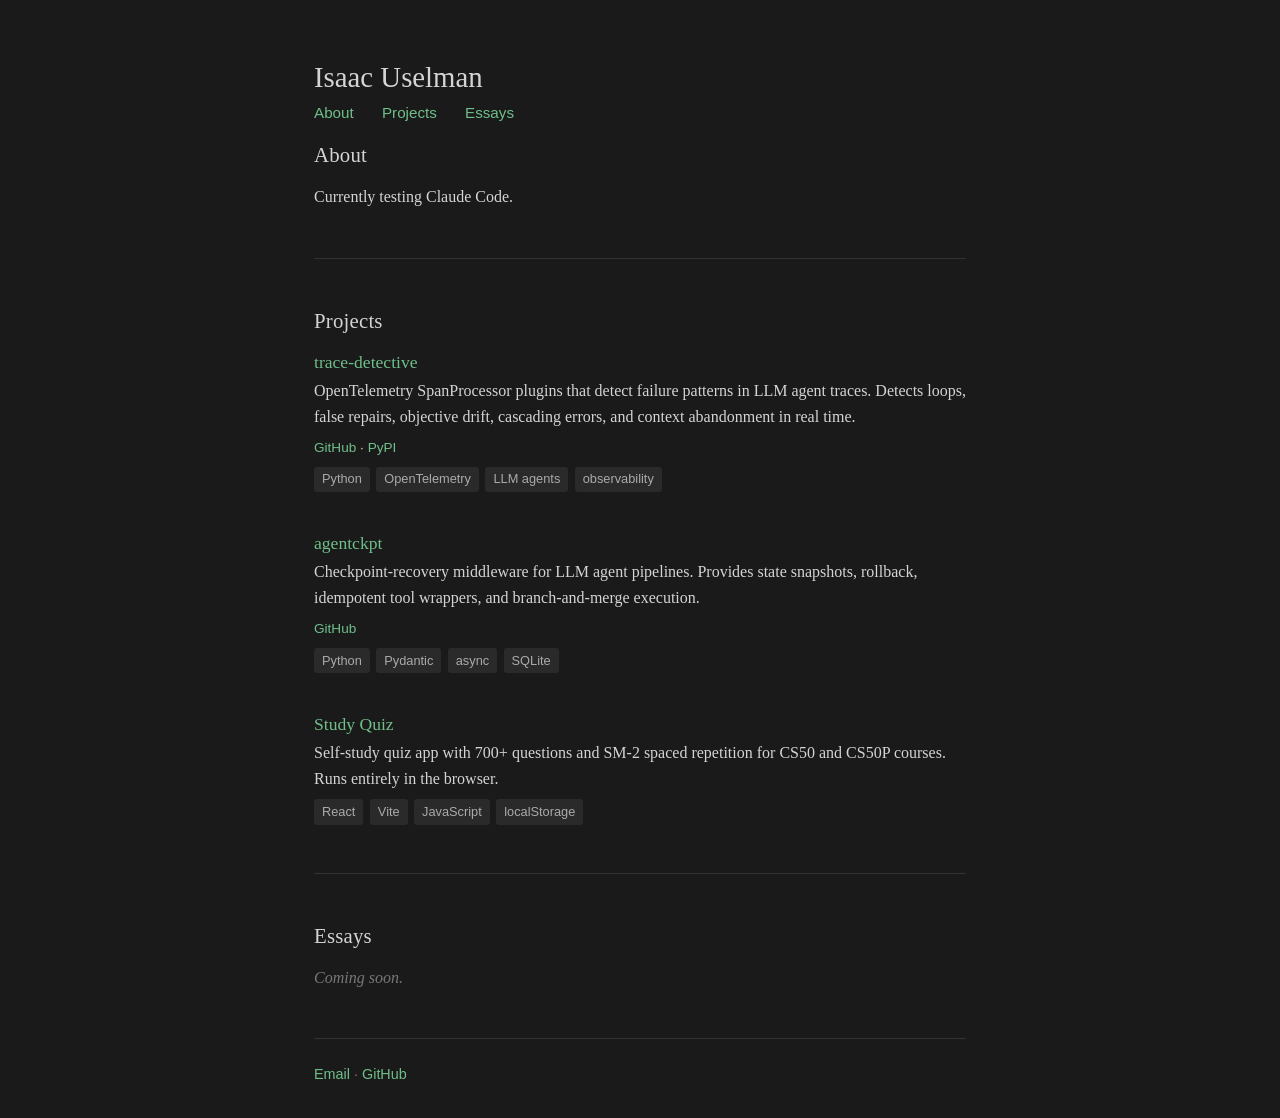
<file: index.html>
<!DOCTYPE html>
<html lang="en">
<head>
  <meta charset="UTF-8">
  <meta name="viewport" content="width=device-width, initial-scale=1.0">
  <title>Isaac Uselman</title>
  <meta name="description" content="Isaac Uselman's portfolio — projects and writing.">
  <link rel="stylesheet" href="style.css">
</head>
<body>

  <header>
    <h1><a href="/">Isaac Uselman</a></h1>
    <nav>
      <a href="#about">About</a>
      <a href="#projects">Projects</a>
      <a href="#essays">Essays</a>
    </nav>
  </header>

  <main>

    <section id="about">
      <h2>About</h2>
      <p>Currently testing Claude Code.</p>
    </section>

    <hr>

    <section id="projects">
      <h2>Projects</h2>

      <!-- To add a new project, copy an <article class="project"> block and fill in the title, URL, description, and tags. -->

      <article class="project">
        <h3><a href="https://github.com/isaacuselman/trace-detective">trace-detective</a></h3>
        <p>OpenTelemetry SpanProcessor plugins that detect failure patterns in LLM agent traces. Detects loops, false repairs, objective drift, cascading errors, and context abandonment in real time.</p>
        <p class="project-links"><a href="https://github.com/isaacuselman/trace-detective">GitHub</a> &middot; <a href="https://pypi.org/project/trace-detective/">PyPI</a></p>
        <ul class="tags">
          <li>Python</li>
          <li>OpenTelemetry</li>
          <li>LLM agents</li>
          <li>observability</li>
        </ul>
      </article>

      <article class="project">
        <h3><a href="/agentckpt/">agentckpt</a></h3>
        <p>Checkpoint-recovery middleware for LLM agent pipelines. Provides state snapshots, rollback, idempotent tool wrappers, and branch-and-merge execution.</p>
        <p class="project-links"><a href="https://github.com/isaacuselman/agentckpt">GitHub</a></p>
        <ul class="tags">
          <li>Python</li>
          <li>Pydantic</li>
          <li>async</li>
          <li>SQLite</li>
        </ul>
      </article>

      <article class="project">
        <h3><a href="https://github.com/isaacuselman/study-quiz">Study Quiz</a></h3>
        <p>Self-study quiz app with 700+ questions and SM-2 spaced repetition for CS50 and CS50P courses. Runs entirely in the browser.</p>
        <ul class="tags">
          <li>React</li>
          <li>Vite</li>
          <li>JavaScript</li>
          <li>localStorage</li>
        </ul>
      </article>

    </section>

    <hr>

    <section id="essays">
      <h2>Essays</h2>
      <p class="placeholder">Coming soon.</p>
    </section>

  </main>

  <footer>
    <p>
      <a href="mailto:your@email.com">Email</a> &middot;
      <a href="https://github.com/isaacuselman">GitHub</a>
    </p>
  </footer>

</body>
</html>
</file>
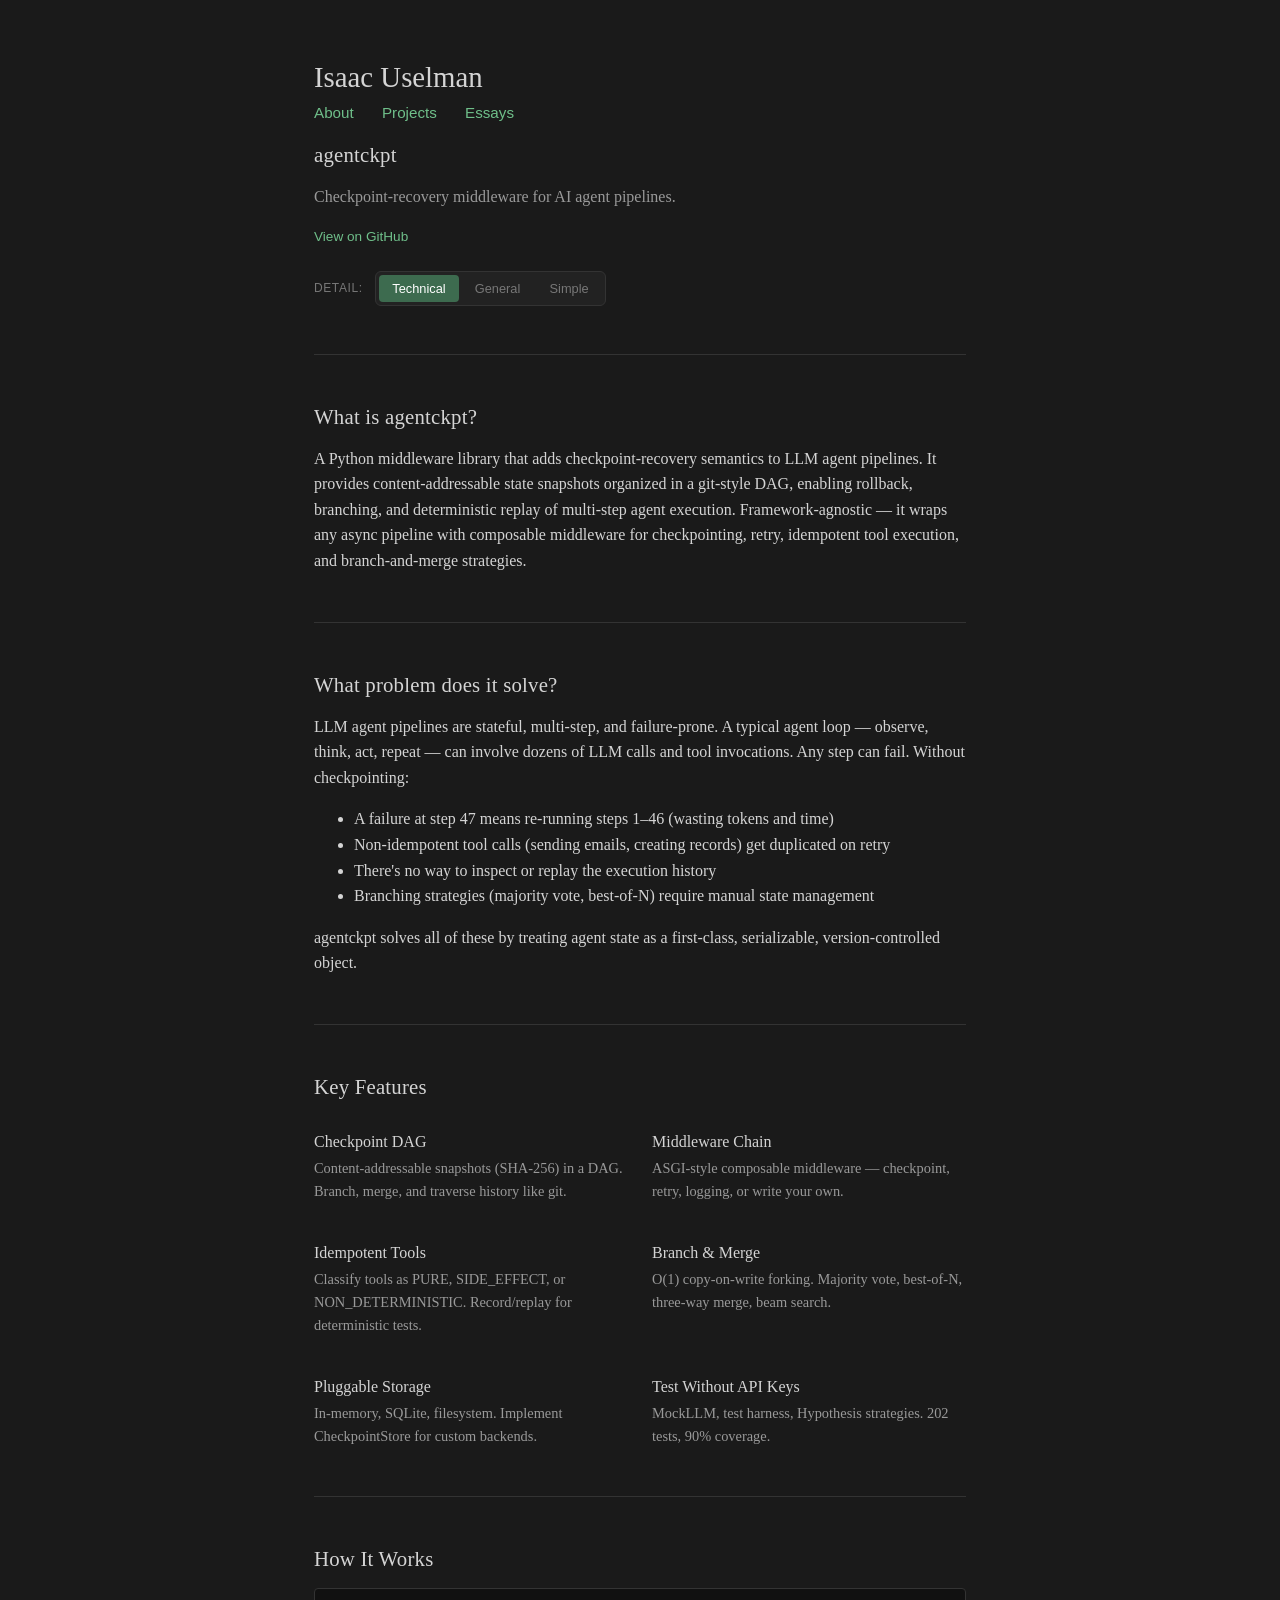
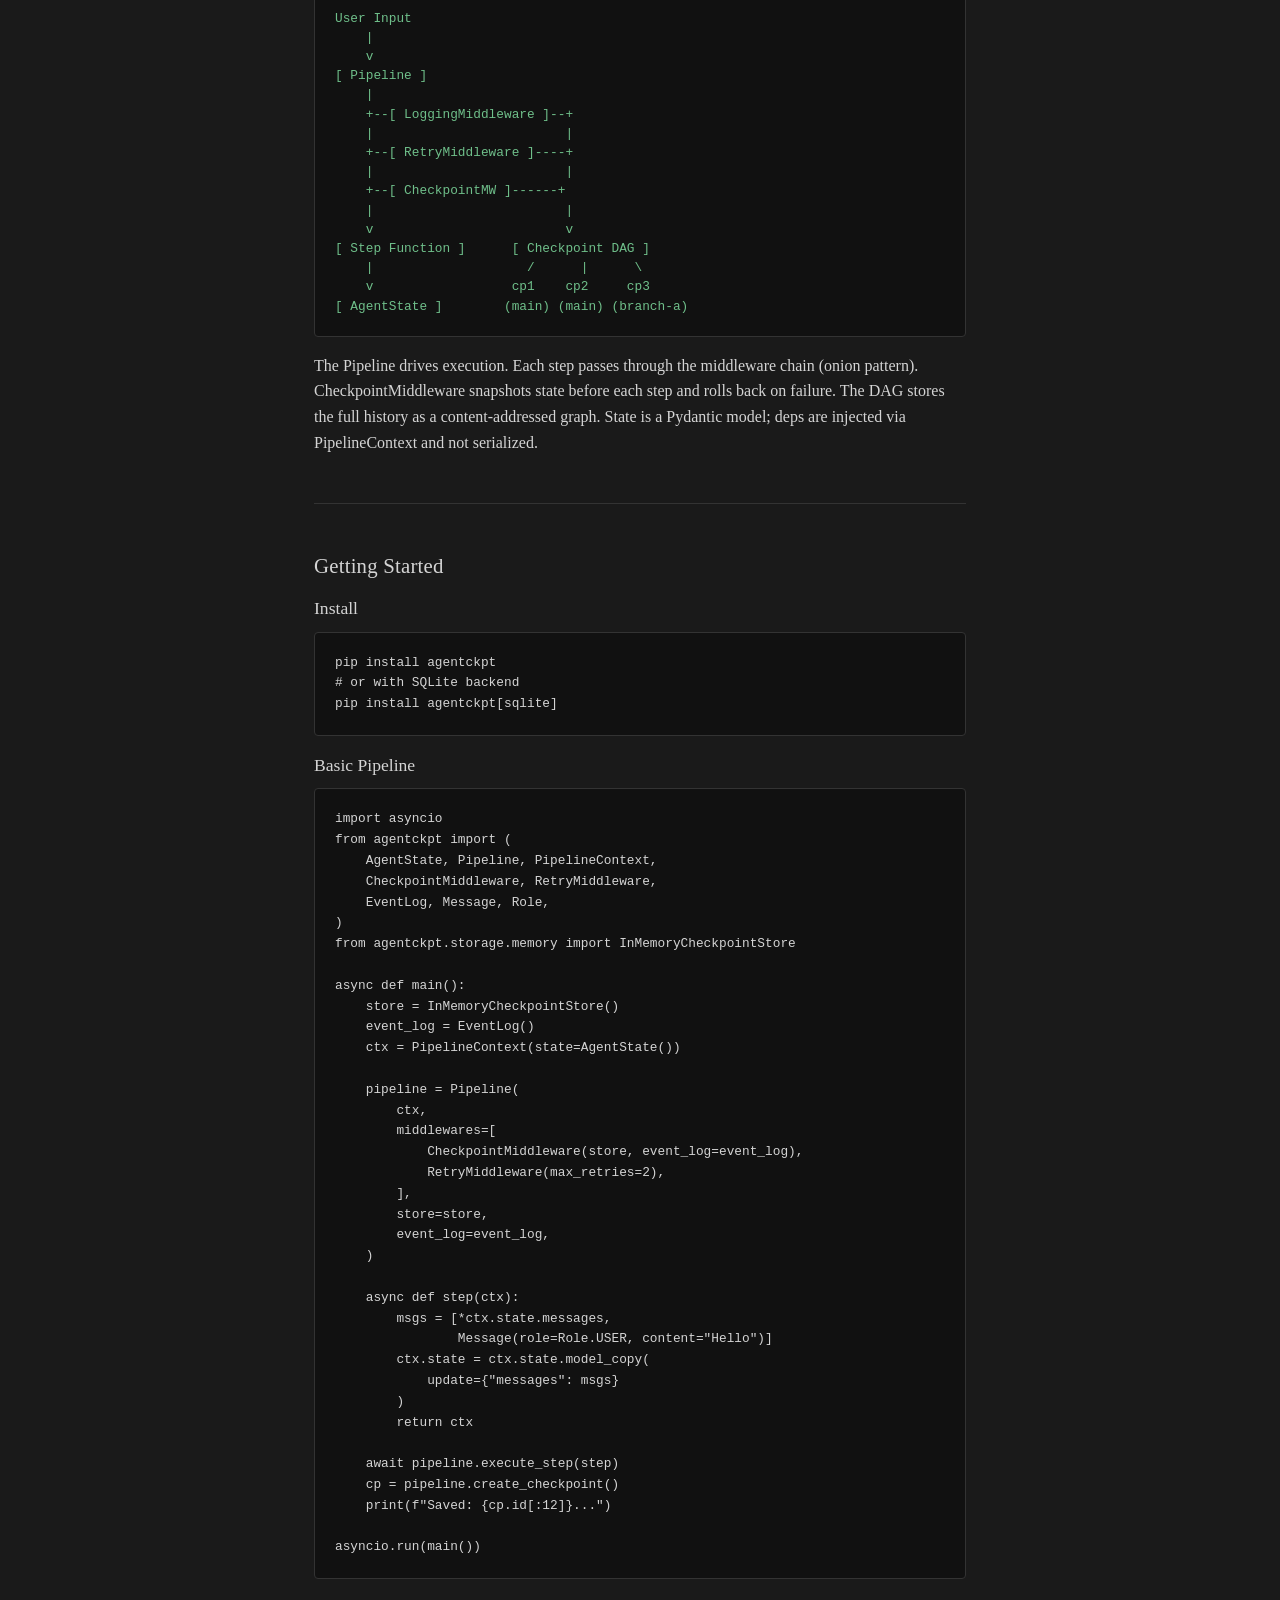
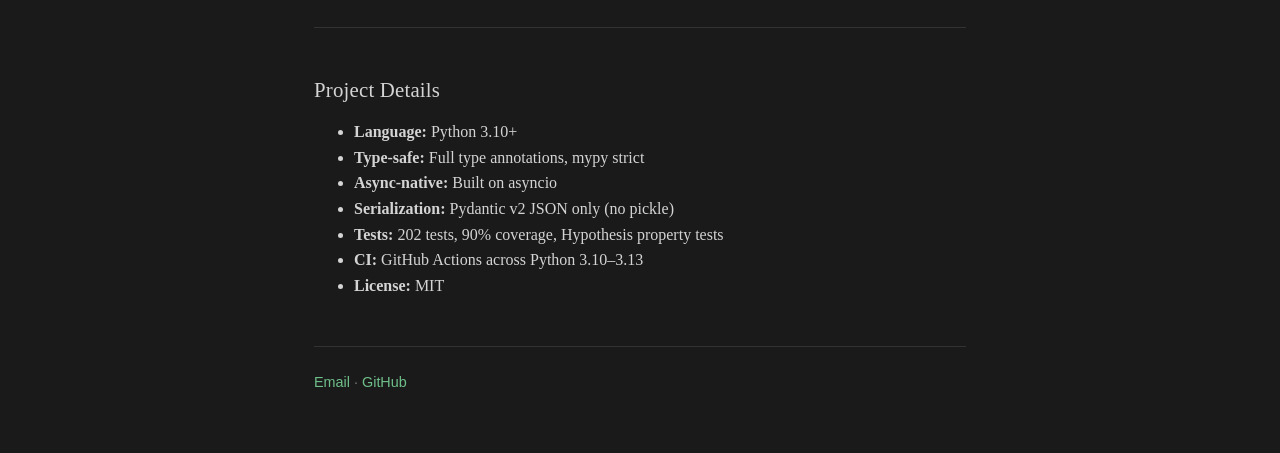
<file: agentckpt/index.html>
<!DOCTYPE html>
<html lang="en">
<head>
  <meta charset="UTF-8">
  <meta name="viewport" content="width=device-width, initial-scale=1.0">
  <title>agentckpt — Isaac Uselman</title>
  <meta name="description" content="Checkpoint-recovery middleware for AI agent pipelines.">
  <link rel="stylesheet" href="../style.css">
  <style>
    /* === Level Toggle === */
    .level-toggle {
      font-family: -apple-system, BlinkMacSystemFont, 'Segoe UI', Helvetica, Arial, sans-serif;
      font-size: 0.85rem;
      margin: 1.5rem 0;
      display: flex;
      align-items: center;
      gap: 0.75rem;
      flex-wrap: wrap;
    }

    .toggle-label {
      color: #777;
      text-transform: uppercase;
      letter-spacing: 0.05em;
      font-size: 0.75rem;
    }

    .toggle-group {
      display: flex;
      gap: 2px;
      background: #222;
      padding: 3px;
      border-radius: 6px;
      border: 1px solid #333;
    }

    .toggle-btn {
      font-family: inherit;
      font-size: 0.8rem;
      padding: 0.35rem 0.85rem;
      border: none;
      border-radius: 4px;
      background: transparent;
      color: #777;
      cursor: pointer;
    }

    .toggle-btn:hover {
      color: #d4d4d4;
    }

    .toggle-btn.active {
      background: #3d6b4f;
      color: #fff;
    }

    /* === Level Content === */
    .level-content {
      display: none;
    }

    .level-content.visible {
      display: block;
    }

    /* === Features List === */
    .features {
      display: grid;
      grid-template-columns: 1fr 1fr;
      gap: 1.5rem;
    }

    .feature h3 {
      font-size: 1rem;
      margin-bottom: 0.25rem;
    }

    .feature p {
      font-size: 0.9rem;
      color: #999;
      margin: 0;
    }

    /* === Diagrams & Code === */
    .diagram, pre.code {
      background: #111;
      border: 1px solid #333;
      border-radius: 4px;
      padding: 1.25rem;
      overflow-x: auto;
      margin: 0.75rem 0 1rem;
    }

    .diagram pre {
      font-family: 'SFMono-Regular', Consolas, 'Liberation Mono', Menlo, monospace;
      font-size: 0.8rem;
      color: #6fbf8a;
      line-height: 1.5;
      margin: 0;
    }

    pre.code code {
      font-family: 'SFMono-Regular', Consolas, 'Liberation Mono', Menlo, monospace;
      font-size: 0.8rem;
      color: #d4d4d4;
      line-height: 1.6;
    }

    /* === Subtitle === */
    .subtitle {
      color: #999;
      margin-top: 0.25rem;
      font-size: 1rem;
    }

    /* === Project Meta === */
    .project-meta {
      font-family: -apple-system, BlinkMacSystemFont, 'Segoe UI', Helvetica, Arial, sans-serif;
      font-size: 0.85rem;
      margin-top: 0.5rem;
    }

    @media (max-width: 600px) {
      .features {
        grid-template-columns: 1fr;
      }

      .toggle-group {
        width: 100%;
      }

      .toggle-btn {
        flex: 1;
        text-align: center;
      }
    }
  </style>
</head>
<body>

  <header>
    <h1><a href="/">Isaac Uselman</a></h1>
    <nav>
      <a href="/#about">About</a>
      <a href="/#projects">Projects</a>
      <a href="/#essays">Essays</a>
    </nav>
  </header>

  <main>

    <section>
      <h2>agentckpt</h2>
      <p class="subtitle">Checkpoint-recovery middleware for AI agent pipelines.</p>
      <p class="project-meta"><a href="https://github.com/isaacuselman/agentckpt">View on GitHub</a></p>

      <div class="level-toggle">
        <span class="toggle-label">Detail:</span>
        <div class="toggle-group">
          <button class="toggle-btn active" data-level="engineer">Technical</button>
          <button class="toggle-btn" data-level="highschool">General</button>
          <button class="toggle-btn" data-level="fifthgrade">Simple</button>
        </div>
      </div>
    </section>

    <hr>

    <!-- What is it -->
    <section>
      <h2>What is agentckpt?</h2>

      <div class="level-content" data-level="engineer">
        <p>
          A Python middleware library that adds checkpoint-recovery semantics to LLM agent
          pipelines. It provides content-addressable state snapshots organized in a git-style
          DAG, enabling rollback, branching, and deterministic replay of multi-step agent
          execution. Framework-agnostic &mdash; it wraps any async pipeline with composable
          middleware for checkpointing, retry, idempotent tool execution, and branch-and-merge
          strategies.
        </p>
      </div>

      <div class="level-content" data-level="highschool">
        <p>
          A Python library that gives AI assistants a "save game" feature. When an AI agent
          is working through a multi-step task, things can go wrong &mdash; the AI might make
          a mistake, an API call might fail, or the whole program might crash. Without
          agentckpt, you'd have to start over from scratch.
        </p>
        <p>
          With agentckpt, the AI's progress is saved at each step. If something breaks,
          it can roll back to the last good save point and try again. It can even explore
          multiple approaches at the same time and pick the best one.
        </p>
      </div>

      <div class="level-content" data-level="fifthgrade">
        <p>
          Imagine you're playing a really hard video game. You get to a tricky part, and
          you save your game &mdash; just in case. If you mess up, you load your save and
          try again without starting the whole game over.
        </p>
        <p>
          agentckpt does the same thing, but for AI helpers. When a computer's AI assistant
          is doing a big job with lots of steps, agentckpt saves its progress along the way.
          If something goes wrong, it can go back to the last save and keep going.
        </p>
      </div>
    </section>

    <hr>

    <!-- What problem does it solve -->
    <section>
      <h2>What problem does it solve?</h2>

      <div class="level-content" data-level="engineer">
        <p>
          LLM agent pipelines are stateful, multi-step, and failure-prone. A typical agent
          loop &mdash; observe, think, act, repeat &mdash; can involve dozens of LLM calls
          and tool invocations. Any step can fail. Without checkpointing:
        </p>
        <ul>
          <li>A failure at step 47 means re-running steps 1&ndash;46 (wasting tokens and time)</li>
          <li>Non-idempotent tool calls (sending emails, creating records) get duplicated on retry</li>
          <li>There's no way to inspect or replay the execution history</li>
          <li>Branching strategies (majority vote, best-of-N) require manual state management</li>
        </ul>
        <p>
          agentckpt solves all of these by treating agent state as a first-class, serializable,
          version-controlled object.
        </p>
      </div>

      <div class="level-content" data-level="highschool">
        <p>
          AI agents work through tasks step by step &mdash; browsing the web, calling APIs,
          writing code, checking results. That could be 10, 20, or 50 steps.
        </p>
        <p>Things break all the time:</p>
        <ul>
          <li>The internet connection drops mid-task</li>
          <li>An API goes down temporarily</li>
          <li>The AI makes a mistake and goes down the wrong path</li>
          <li>The whole program crashes</li>
        </ul>
        <p>
          Without save points, the AI starts completely over. That wastes time and money.
          Worse &mdash; if the AI already sent an email before the crash, it might send it
          again on retry. agentckpt prevents all of this.
        </p>
      </div>

      <div class="level-content" data-level="fifthgrade">
        <p>
          Think about writing a really long book report. You've been working for an hour,
          and suddenly your computer shuts off. If you didn't save, you lost everything!
        </p>
        <p>
          AI helpers have the same problem. They work on big jobs step by step, and if
          something goes wrong in the middle, they lose all their work. agentckpt makes
          sure the AI saves its work, can go back if something breaks, and never
          accidentally does the same thing twice.
        </p>
      </div>
    </section>

    <hr>

    <!-- Key Features -->
    <section>
      <h2>Key Features</h2>

      <div class="level-content" data-level="engineer">
        <div class="features">
          <div class="feature">
            <h3>Checkpoint DAG</h3>
            <p>Content-addressable snapshots (SHA-256) in a DAG. Branch, merge, and traverse history like git.</p>
          </div>
          <div class="feature">
            <h3>Middleware Chain</h3>
            <p>ASGI-style composable middleware &mdash; checkpoint, retry, logging, or write your own.</p>
          </div>
          <div class="feature">
            <h3>Idempotent Tools</h3>
            <p>Classify tools as PURE, SIDE_EFFECT, or NON_DETERMINISTIC. Record/replay for deterministic tests.</p>
          </div>
          <div class="feature">
            <h3>Branch &amp; Merge</h3>
            <p>O(1) copy-on-write forking. Majority vote, best-of-N, three-way merge, beam search.</p>
          </div>
          <div class="feature">
            <h3>Pluggable Storage</h3>
            <p>In-memory, SQLite, filesystem. Implement CheckpointStore for custom backends.</p>
          </div>
          <div class="feature">
            <h3>Test Without API Keys</h3>
            <p>MockLLM, test harness, Hypothesis strategies. 202 tests, 90% coverage.</p>
          </div>
        </div>
      </div>

      <div class="level-content" data-level="highschool">
        <div class="features">
          <div class="feature">
            <h3>Save Points</h3>
            <p>State saved at each step. Roll back, branch off, or inspect what the AI was thinking.</p>
          </div>
          <div class="feature">
            <h3>Error Recovery</h3>
            <p>Failures automatically roll back and retry. Everything is logged.</p>
          </div>
          <div class="feature">
            <h3>Smart Tool Handling</h3>
            <p>Tools don't accidentally run twice. Searches cache; emails send exactly once.</p>
          </div>
          <div class="feature">
            <h3>Parallel Exploration</h3>
            <p>Fork into multiple copies, each trying a different approach. Best answer wins by vote.</p>
          </div>
          <div class="feature">
            <h3>Flexible Storage</h3>
            <p>Store in memory, SQLite, or files on disk. Add your own backend too.</p>
          </div>
          <div class="feature">
            <h3>Easy Testing</h3>
            <p>Fake AI and tools built in. Test without API calls or internet.</p>
          </div>
        </div>
      </div>

      <div class="level-content" data-level="fifthgrade">
        <div class="features">
          <div class="feature">
            <h3>Save Your Progress</h3>
            <p>Like saving in a video game. The AI saves after each step.</p>
          </div>
          <div class="feature">
            <h3>Undo Mistakes</h3>
            <p>Go back to the last save and try again. Like pressing undo.</p>
          </div>
          <div class="feature">
            <h3>No Double-Doing</h3>
            <p>The AI remembers what it already did and won't repeat it by accident.</p>
          </div>
          <div class="feature">
            <h3>Try Multiple Ideas</h3>
            <p>Split into copies, each trying something different. Pick the best answer.</p>
          </div>
          <div class="feature">
            <h3>Works Anywhere</h3>
            <p>Save files can live on your computer, in a database, or as regular files.</p>
          </div>
          <div class="feature">
            <h3>Practice Mode</h3>
            <p>Test everything with a pretend AI. No real AI needed.</p>
          </div>
        </div>
      </div>
    </section>

    <hr>

    <!-- How It Works -->
    <section>
      <h2>How It Works</h2>

      <div class="level-content" data-level="engineer">
        <div class="diagram">
          <pre>
User Input
    |
    v
[ Pipeline ]
    |
    +--[ LoggingMiddleware ]--+
    |                         |
    +--[ RetryMiddleware ]----+
    |                         |
    +--[ CheckpointMW ]------+
    |                         |
    v                         v
[ Step Function ]      [ Checkpoint DAG ]
    |                    /      |      \
    v                  cp1    cp2     cp3
[ AgentState ]        (main) (main) (branch-a)</pre>
        </div>
        <p>
          The Pipeline drives execution. Each step passes through the middleware chain
          (onion pattern). CheckpointMiddleware snapshots state before each step and rolls
          back on failure. The DAG stores the full history as a content-addressed graph.
          State is a Pydantic model; deps are injected via PipelineContext and not serialized.
        </p>
      </div>

      <div class="level-content" data-level="highschool">
        <div class="diagram">
          <pre>
You give the AI a task
        |
        v
   [ Pipeline ] -- the manager that runs everything
        |
        +-- Logs what's happening
        +-- Retries if something fails
        +-- Saves progress automatically
        |
        v
   AI does one step of work
        |
        v
   Progress saved as a checkpoint
        |
        v
   Repeat until done (or roll back if needed)</pre>
        </div>
        <p>
          Think of the Pipeline as a manager overseeing the AI's work. Before the AI
          does anything, the manager saves the current state. If the step succeeds,
          move on. If it fails, the manager loads the save and retries. Every step
          is logged.
        </p>
      </div>

      <div class="level-content" data-level="fifthgrade">
        <div class="diagram">
          <pre>
You ask the AI to do something
        |
        v
  The AI's helper saves the game
        |
        v
  The AI does one step of its job
        |
     Did it work?
    /          \
  Yes           No
   |             |
   v             v
 Save again   Load last save,
 Keep going    try again</pre>
        </div>
        <p>
          It's like having a helper standing next to you while you play a game.
          Before every tricky part, your helper saves for you. If you make it
          through, your helper saves again. If you fail, your helper loads the
          save so you can try again.
        </p>
      </div>
    </section>

    <hr>

    <!-- Getting Started -->
    <section>
      <h2>Getting Started</h2>

      <div class="level-content" data-level="engineer">
        <h3>Install</h3>
        <pre class="code"><code>pip install agentckpt
# or with SQLite backend
pip install agentckpt[sqlite]</code></pre>

        <h3>Basic Pipeline</h3>
        <pre class="code"><code>import asyncio
from agentckpt import (
    AgentState, Pipeline, PipelineContext,
    CheckpointMiddleware, RetryMiddleware,
    EventLog, Message, Role,
)
from agentckpt.storage.memory import InMemoryCheckpointStore

async def main():
    store = InMemoryCheckpointStore()
    event_log = EventLog()
    ctx = PipelineContext(state=AgentState())

    pipeline = Pipeline(
        ctx,
        middlewares=[
            CheckpointMiddleware(store, event_log=event_log),
            RetryMiddleware(max_retries=2),
        ],
        store=store,
        event_log=event_log,
    )

    async def step(ctx):
        msgs = [*ctx.state.messages,
                Message(role=Role.USER, content="Hello")]
        ctx.state = ctx.state.model_copy(
            update={"messages": msgs}
        )
        return ctx

    await pipeline.execute_step(step)
    cp = pipeline.create_checkpoint()
    print(f"Saved: {cp.id[:12]}...")

asyncio.run(main())</code></pre>
      </div>

      <div class="level-content" data-level="highschool">
        <h3>Install it</h3>
        <pre class="code"><code>pip install agentckpt</code></pre>
        <p>The basic flow is:</p>
        <ol>
          <li>Create a <strong>Pipeline</strong> to manage the AI's execution</li>
          <li>Add <strong>middleware</strong> for checkpointing, retries, and logging</li>
          <li>Define <strong>steps</strong> &mdash; functions that do one unit of work</li>
          <li>Run it &mdash; saving, error recovery, and logging happen automatically</li>
        </ol>
      </div>

      <div class="level-content" data-level="fifthgrade">
        <p>
          A programmer types a command to download agentckpt:
        </p>
        <pre class="code"><code>pip install agentckpt</code></pre>
        <p>
          Then they write code that tells the AI: "Here's your job. Do it step by step.
          I'll save your progress for you." The programmer doesn't have to write the
          saving code themselves &mdash; agentckpt handles it automatically.
        </p>
      </div>
    </section>

    <hr>

    <!-- Project Details -->
    <section>
      <h2>Project Details</h2>

      <div class="level-content" data-level="engineer">
        <ul>
          <li><strong>Language:</strong> Python 3.10+</li>
          <li><strong>Type-safe:</strong> Full type annotations, mypy strict</li>
          <li><strong>Async-native:</strong> Built on asyncio</li>
          <li><strong>Serialization:</strong> Pydantic v2 JSON only (no pickle)</li>
          <li><strong>Tests:</strong> 202 tests, 90% coverage, Hypothesis property tests</li>
          <li><strong>CI:</strong> GitHub Actions across Python 3.10&ndash;3.13</li>
          <li><strong>License:</strong> MIT</li>
        </ul>
      </div>

      <div class="level-content" data-level="highschool">
        <ul>
          <li><strong>Written in:</strong> Python</li>
          <li><strong>Works with:</strong> Python 3.10 and newer</li>
          <li><strong>Well-tested:</strong> 202 automated tests, no API keys needed</li>
          <li><strong>Auto-checked:</strong> Every change tested on 4 Python versions</li>
          <li><strong>Open source:</strong> MIT license</li>
        </ul>
      </div>

      <div class="level-content" data-level="fifthgrade">
        <ul>
          <li><strong>Made with:</strong> Python, one of the most popular coding languages</li>
          <li><strong>Tested a lot:</strong> Over 200 automatic tests</li>
          <li><strong>Free to use:</strong> Anyone can use it for their own projects</li>
        </ul>
      </div>
    </section>

  </main>

  <footer>
    <p>
      <a href="mailto:your@email.com">Email</a> &middot;
      <a href="https://github.com/isaacuselman">GitHub</a>
    </p>
  </footer>

<script>
(() => {
  const buttons = document.querySelectorAll(".toggle-btn");
  const allContent = document.querySelectorAll(".level-content");

  function setLevel(level) {
    buttons.forEach((btn) => {
      btn.classList.toggle("active", btn.dataset.level === level);
    });
    allContent.forEach((el) => {
      el.classList.toggle("visible", el.dataset.level === level);
    });
    try { localStorage.setItem("agentckpt-level", level); } catch {}
  }

  buttons.forEach((btn) => {
    btn.addEventListener("click", () => setLevel(btn.dataset.level));
  });

  let saved = null;
  try { saved = localStorage.getItem("agentckpt-level"); } catch {}
  setLevel(saved || "engineer");
})();
</script>
</body>
</html>
</file>
<file: style.css>
/* === Reset / Base === */

*, *::before, *::after {
  box-sizing: border-box;
}

body {
  font-family: Georgia, 'Times New Roman', Times, serif;
  color: #d4d4d4;
  background: #1a1a1a;
  line-height: 1.6;
  max-width: 700px;
  margin: 0 auto;
  padding: 0 1.5rem;
}

/* === Typography === */

h1, h2, h3 {
  font-weight: normal;
  line-height: 1.3;
}

h1 {
  font-size: 1.8rem;
  margin-bottom: 0;
}

h2 {
  font-size: 1.3rem;
  margin-top: 0;
  margin-bottom: 1rem;
  letter-spacing: 0.01em;
}

h3 {
  font-size: 1.1rem;
  margin-bottom: 0.25rem;
}

a {
  color: #6fbf8a;
  text-decoration: none;
}

a:hover {
  text-decoration: underline;
}

/* === Header / Nav === */

header {
  padding: 2.5rem 0 1rem;
}

h1 a {
  color: #d4d4d4;
}

h1 a:hover {
  text-decoration: none;
}

nav {
  font-family: -apple-system, BlinkMacSystemFont, 'Segoe UI', Helvetica, Arial, sans-serif;
  font-size: 0.95rem;
  margin-top: 0.25rem;
}

nav a {
  margin-right: 1.5rem;
}

/* === Sections === */

hr {
  border: none;
  border-top: 1px solid #333;
  margin: 3rem 0;
}

section {
  scroll-margin-top: 1rem;
}

/* === Projects / Essays === */

.project {
  margin-bottom: 2.5rem;
}

.project:last-child {
  margin-bottom: 0;
}

.project p {
  margin: 0.25rem 0 0.5rem;
}

.tags {
  list-style: none;
  padding: 0;
  margin: 0;
  display: flex;
  flex-wrap: wrap;
  gap: 0.4rem;
}

.tags li {
  font-family: -apple-system, BlinkMacSystemFont, 'Segoe UI', Helvetica, Arial, sans-serif;
  font-size: 0.8rem;
  color: #aaa;
  background: #2a2a2a;
  padding: 0.15rem 0.5rem;
  border-radius: 3px;
}

.project-links {
  font-family: -apple-system, BlinkMacSystemFont, 'Segoe UI', Helvetica, Arial, sans-serif;
  font-size: 0.85rem;
  margin: 0.25rem 0 0.5rem;
}

.placeholder {
  color: #777;
  font-style: italic;
}

/* === Footer === */

footer {
  border-top: 1px solid #333;
  margin-top: 3rem;
  padding: 1.5rem 0 2rem;
  font-family: -apple-system, BlinkMacSystemFont, 'Segoe UI', Helvetica, Arial, sans-serif;
  font-size: 0.9rem;
  color: #777;
}

footer p {
  margin: 0;
}

/* === Responsive === */

@media (max-width: 600px) {
  body {
    padding: 0 1rem;
  }

  h1 {
    font-size: 1.5rem;
  }

  nav a {
    margin-right: 1rem;
  }
}

/* === Future: Project Icons ===
   When adding icons, convert .project to CSS grid:
   grid-template-columns: 48px 1fr;
   Add <img class="project-icon" src="..." alt=""> as first child of .project
*/
</file>
